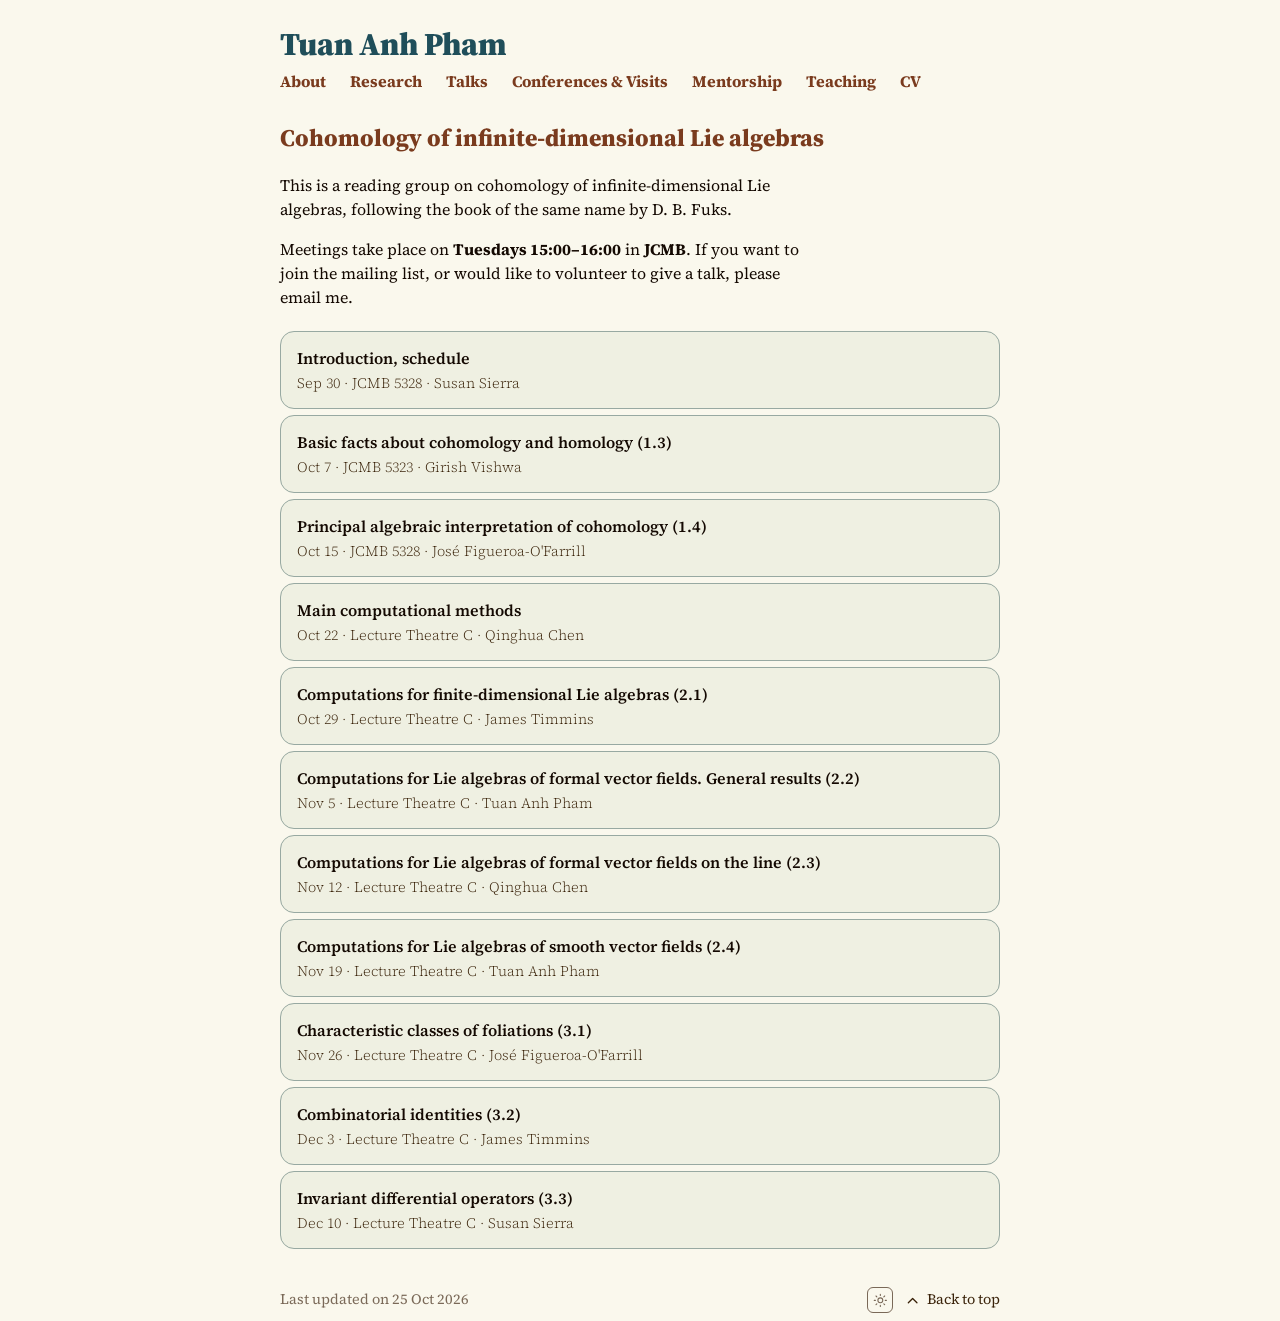
<file: cohomology.html>
<!DOCTYPE html>
<html lang="en">
<head>
    <meta charset="UTF-8">
    <meta name="viewport" content="width=device-width, initial-scale=1.0">
    <title>Tuan Anh Pham | Reading group</title>
    <meta name="description" content="Reading group on cohomology of infinite-dimensional Lie algebras">
    <link rel="stylesheet" href="css/fonts.css">
    <link rel="stylesheet" href="css/theme.css">
    <link rel="stylesheet" href="css/main.css">
    <script src="scripts/main.js"></script>
</head>

<body>
    <my-header></my-header>
    <main>
        <article>
            <h2>Cohomology of infinite-dimensional Lie algebras</h2>
            <p>This is a reading group on cohomology of infinite-dimensional Lie algebras, following the book of the same name by D.&nbsp;B.&nbsp;Fuks.</p>
            <p>Meetings take place on <strong>Tuesdays 15:00&ndash;16:00</strong> in <strong>JCMB</strong>. If you want to join the mailing list, or would like to volunteer to give a talk, please email me.</p>
            <table>
            <tbody>
                <tr><td>
                    <div class="content-with-tags">
                        <div class="compact-title-subtitle">
                            <h3>Introduction, schedule</h3>
                            <p>Sep 30 · JCMB 5328 · Susan Sierra</p>
                        </div>
                    </div>
                </td></tr>
                <tr><td>
                    <div class="content-with-tags">
                        <div class="compact-title-subtitle">
                            <h3>Basic facts about cohomology and homology (1.3)</h3>
                            <p>Oct 7 · JCMB 5323 · Girish Vishwa</p>
                        </div>
                    </div>
                </td></tr>
                <tr><td>
                    <div class="content-with-tags">
                        <div class="compact-title-subtitle">
                            <h3>Principal algebraic interpretation of cohomology (1.4)</h3>
                            <p>Oct 15 · JCMB 5328 · José Figueroa-O'Farrill</p>
                        </div>
                    </div>
                </td></tr>
                <tr><td>
                    <div class="content-with-tags">
                        <div class="compact-title-subtitle">
                            <h3>Main computational methods</h3>
                            <p>Oct 22 · Lecture Theatre C · Qinghua Chen</p>
                        </div>
                    </div>
                </td></tr>
                <tr><td>
                    <div class="content-with-tags">
                        <div class="compact-title-subtitle">
                            <h3>Computations for finite-dimensional Lie algebras (2.1)</h3>
                            <p>Oct 29 · Lecture Theatre C · James Timmins</p>
                        </div>
                    </div>
                </td></tr>
                <tr><td>
                    <div class="content-with-tags">
                        <div class="compact-title-subtitle">
                            <h3>Computations for Lie algebras of formal vector fields. General results (2.2)</h3>
                            <p>Nov 5 · Lecture Theatre C · Tuan Anh Pham</p>
                        </div>
                    </div>
                </td></tr>
                <tr><td>
                    <div class="content-with-tags">
                        <div class="compact-title-subtitle">
                            <h3>Computations for Lie algebras of formal vector fields on the line (2.3)</h3>
                            <p>Nov 12 · Lecture Theatre C · Qinghua Chen</p>
                        </div>
                    </div>
                </td></tr>
                <tr><td>
                    <div class="content-with-tags">
                        <div class="compact-title-subtitle">
                            <h3>Computations for Lie algebras of smooth vector fields (2.4)</h3>
                            <p>Nov 19 · Lecture Theatre C · Tuan Anh Pham</p>
                        </div>
                    </div>
                </td></tr>
                <tr><td>
                    <div class="content-with-tags">
                        <div class="compact-title-subtitle">
                            <h3>Characteristic classes of foliations (3.1)</h3>
                            <p>Nov 26 · Lecture Theatre C · José Figueroa-O'Farrill</p>
                        </div>
                    </div>
                </td></tr>
                <tr><td>
                    <div class="content-with-tags">
                        <div class="compact-title-subtitle">
                            <h3>Combinatorial identities (3.2)</h3>
                            <p>Dec 3 · Lecture Theatre C · James Timmins</p>
                        </div>
                    </div>
                </td></tr>
                <tr><td>
                    <div class="content-with-tags">
                        <div class="compact-title-subtitle">
                            <h3>Invariant differential operators (3.3)</h3>
                            <p>Dec 10 · Lecture Theatre C · Susan Sierra</p>
                        </div>
                    </div>
                </td></tr>
            </tbody>
            </table>
        </article>
    </main>
    <my-footer></my-footer>
</body>
</html>
</file>
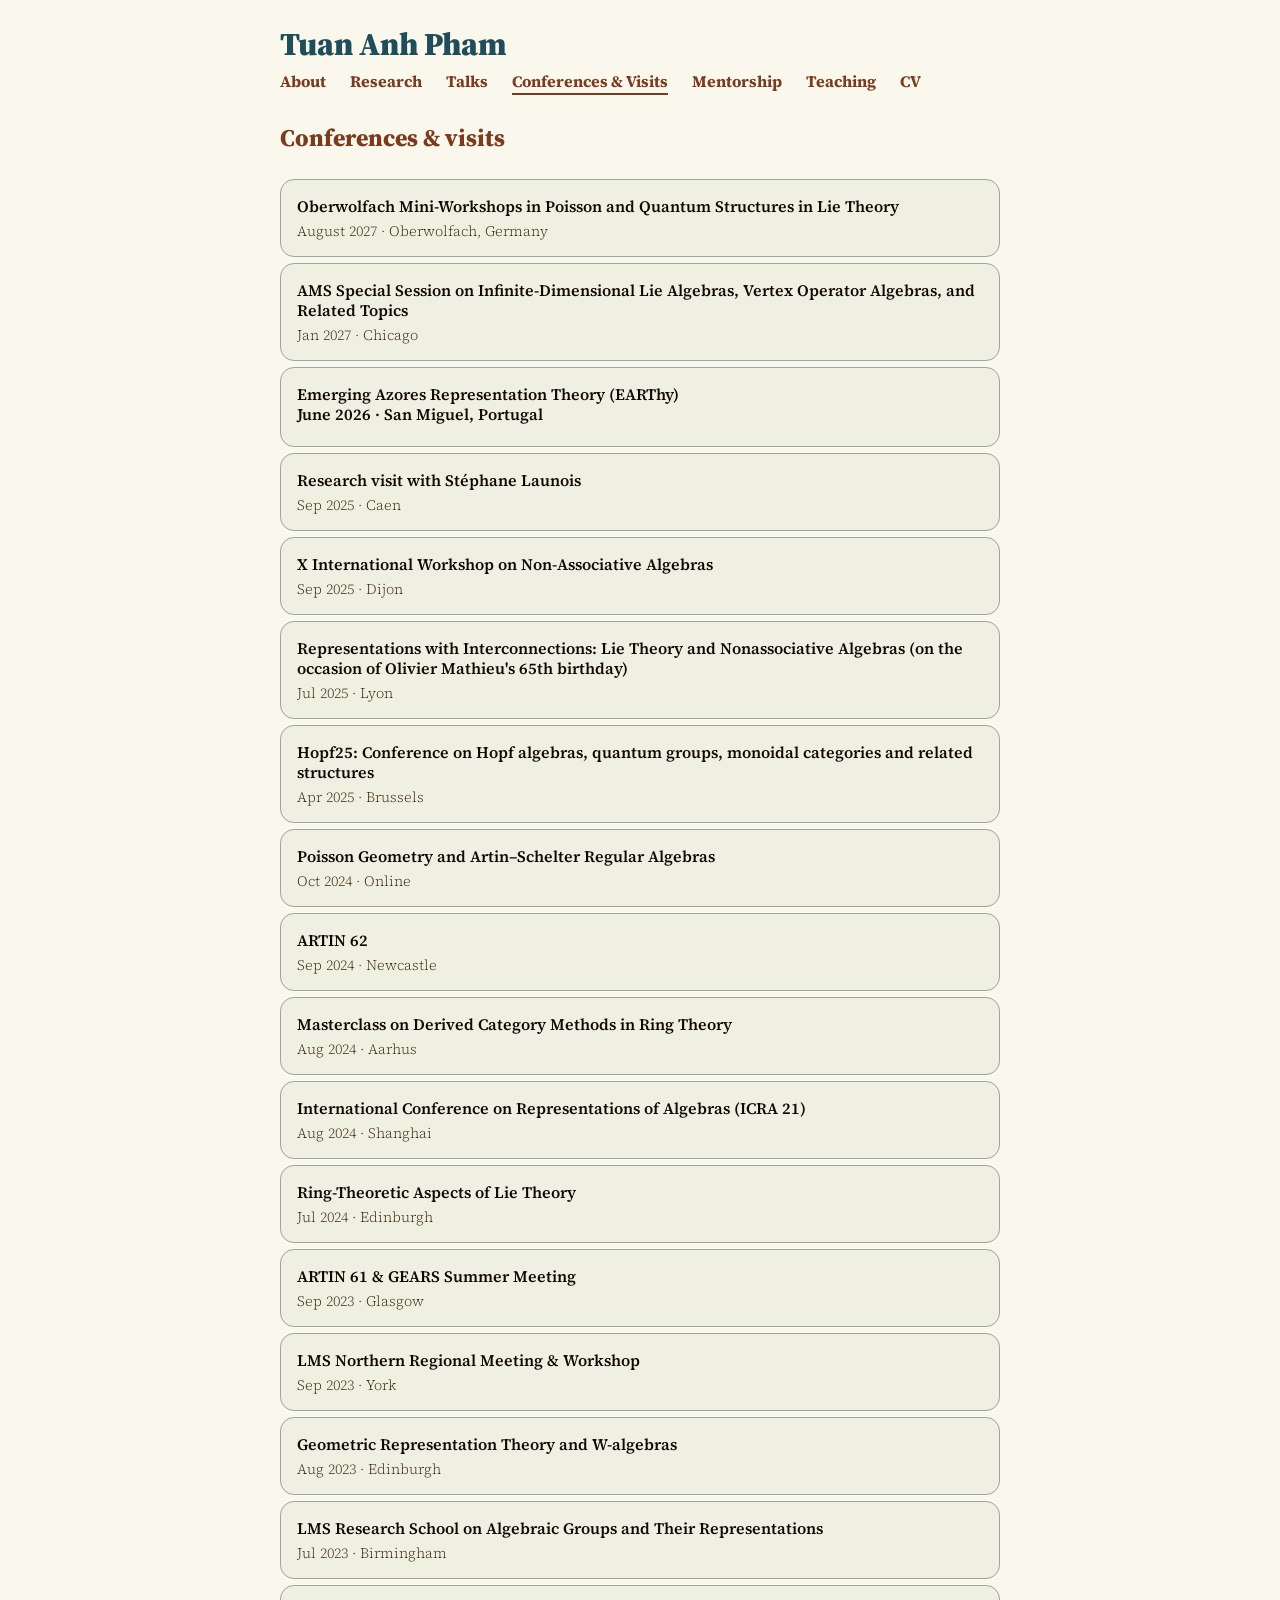
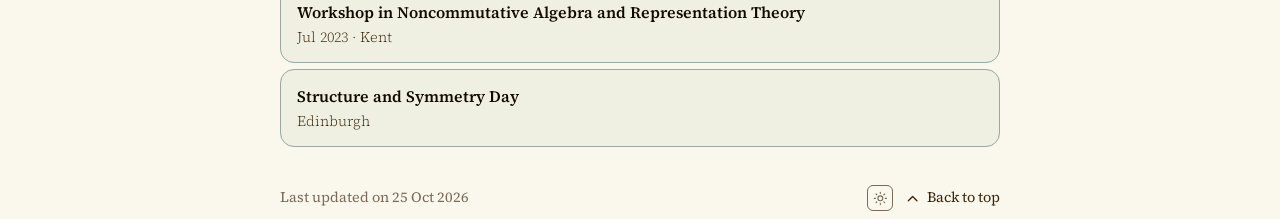
<file: conferences.html>
<!DOCTYPE html>
<html lang="en">
<head>
    <meta charset="UTF-8">
    <meta name="viewport" content="width=device-width, initial-scale=1.0">
    <title>Tuan Anh Pham | Conferences & Visits</title>
    <meta name="description" content="Conferences attended by Tuan Anh Pham">
    <link rel="stylesheet" href="css/fonts.css">
    <link rel="stylesheet" href="css/theme.css">
    <link rel="stylesheet" href="css/main.css">
    <script src="scripts/main.js"></script>
</head>

<body>
    <my-header></my-header>
    <main>
        <article>
            <h2>Conferences &amp; visits</h2>
            <table>
            <tbody>
                <tr><td>
                    <div class="content-with-tags">
                        <div class="compact-title-subtitle">
                            <h3><a href="https://www.mfo.de/www/activity/2731a">Oberwolfach Mini-Workshops in Poisson and Quantum Structures in Lie Theory</a></h3>
                            <p>August 2027 · Oberwolfach, Germany</p>
                        </div>
                    </div>
                </td></tr>
                <tr><td>
                    <div class="content-with-tags">
                        <div class="compact-title-subtitle">
                            <h3><a href="https://meetings.ams.org/math/jmm2027/meetingapp.cgi/Session/17666">AMS Special Session on Infinite-Dimensional Lie Algebras, Vertex Operator Algebras, and Related Topics</a></h3>
                            <p>Jan 2027 · Chicago</p>
                        </div>
                    </div>
                </td></tr>
                <tr><td>
                    <div class="content-with-tags">
                        <div class="compact-title-subtitle">
                            <h3><a href="https://sites.google.com/view/nonassociativedijon2025/home">Emerging Azores Representation Theory (EARThy) </a><p>June 2026 · San Miguel, Portugal</p>
                        </div>
                    </div>
                </td></tr>
                <tr><td>
                    <div class="content-with-tags">
                        <div class="compact-title-subtitle">
                            <h3><a href="https://sites.google.com/view/nonassociativedijon2025/home">Research visit with <a href="https://launois241.users.lmno.cnrs.fr/">Stéphane Launois</a></h3>
                            <p>Sep 2025 · Caen</p>
                        </div>
                    </div>
                </td></tr>
                <tr><td>
                    <div class="content-with-tags">
                        <div class="compact-title-subtitle">
                            <h3><a href="https://sites.google.com/view/nonassociativedijon2025/home">X International Workshop on Non-Associative Algebras</a></h3>
                            <p>Sep 2025 · Dijon</p>
                        </div>
                    </div>
                </td></tr>
                <tr><td>
                    <div class="content-with-tags">
                        <div class="compact-title-subtitle">
                            <h3><a href="https://hopfalgb.ulb.be/Hopf2025">Representations with Interconnections: Lie Theory and Nonassociative Algebras (on the occasion of Olivier Mathieu's 65th birthday)</a></h3>
                            <p>Jul 2025 · Lyon</p>
                        </div>
                    </div>
                </td></tr>
                <tr><td>
                    <div class="content-with-tags">
                        <div class="compact-title-subtitle">
                            <h3><a href="https://hopfalgb.ulb.be/Hopf2025">Hopf25: Conference on Hopf algebras, quantum groups, monoidal categories and related structures</a></h3>
                            <p>Apr 2025 · Brussels</p>
                        </div>
                    </div>
                </td></tr>
                <tr><td>
                    <div class="content-with-tags">
                        <div class="compact-title-subtitle">
                            <h3><a href="http://www.birs.ca/event/24w5505">Poisson Geometry and Artin–Schelter Regular Algebras</a></h3>
                            <p>Oct 2024 · Online</p>
                        </div>
                    </div>
                </td></tr>
                <tr><td>
                    <div class="content-with-tags">
                        <div class="compact-title-subtitle">
                            <h3><a href="https://sites.google.com/view/artin62/">ARTIN 62</a></h3>
                            <p>Sep 2024 · Newcastle</p>
                        </div>
                    </div>
                </td></tr>
                <tr><td>
                    <div class="content-with-tags">
                        <div class="compact-title-subtitle">
                            <h3><a href="https://conferences.au.dk/derivedcategorymethods2024">Masterclass on Derived Category Methods in Ring Theory</a></h3>
                            <p>Aug 2024 · Aarhus</p>
                        </div>
                    </div>
                </td></tr>
                <tr><td>
                    <div class="content-with-tags">
                        <div class="compact-title-subtitle">
                            <h3><a href="https://icra21.sjtu.edu.cn/index.html">International Conference on Representations of Algebras (ICRA 21)</a></h3>
                            <p>Aug 2024 · Shanghai</p>
                        </div>
                    </div>
                </td></tr>
                <tr><td>
                    <div class="content-with-tags">
                        <div class="compact-title-subtitle">
                            <h3><a href="https://blogs.ed.ac.uk/ringtheoretic/">Ring-Theoretic Aspects of Lie Theory</a></h3>
                            <p>Jul 2024 · Edinburgh</p>
                        </div>
                    </div>
                </td></tr>
                <tr><td>
                    <div class="content-with-tags">
                        <div class="compact-title-subtitle">
                            <h3><a href="https://sites.google.com/view/gears-seminar/home">ARTIN 61 &amp; GEARS Summer Meeting</a></h3>
                            <p>Sep 2023 · Glasgow</p>
                        </div>
                    </div>
                </td></tr>
                <tr><td>
                    <div class="content-with-tags">
                        <div class="compact-title-subtitle">
                            <h3><a href="https://www.lms.ac.uk/events/meeting/lms-northern-regional-meeting-2023">LMS Northern Regional Meeting &amp; Workshop</a></h3>
                            <p>Sep 2023 · York</p>
                        </div>
                    </div>
                </td></tr>
                <tr><td>
                    <div class="content-with-tags">
                        <div class="compact-title-subtitle">
                            <h3><a href="https://www.icms.org.uk/w-algebras">Geometric Representation Theory and W-algebras</a></h3>
                            <p>Aug 2023 · Edinburgh</p>
                        </div>
                    </div>
                </td></tr>
                <tr><td>
                    <div class="content-with-tags">
                        <div class="compact-title-subtitle">
                            <h3><a href="https://sites.google.com/view/agrt23">LMS Research School on Algebraic Groups and Their Representations</a></h3>
                            <p>Jul 2023 · Birmingham</p>
                        </div>
                    </div>
                </td></tr>
                <tr><td>
                    <div class="content-with-tags">
                        <div class="compact-title-subtitle">
                            <h3><a href="https://www.kent.ac.uk/smsas/personal/sl261/Conference/CanterburyJuly2023/WorkshopNCARTKent2023.html">Workshop in Noncommutative Algebra and Representation Theory</a></h3>
                            <p>Jul 2023 · Kent</p>
                        </div>
                    </div>
                </td></tr>
                <tr><td>
                    <div class="content-with-tags">
                        <div class="compact-title-subtitle">
                            <h3><a href="https://hodge.maths.ed.ac.uk/?page_id=795">Structure and Symmetry Day</a></h3>
                            <p>Edinburgh</p>
                        </div>
                    </div>
                </td></tr>
            </tbody>
            </table>
        </article>
    </main>
    <my-footer></my-footer>
</body>
</html>
</file>
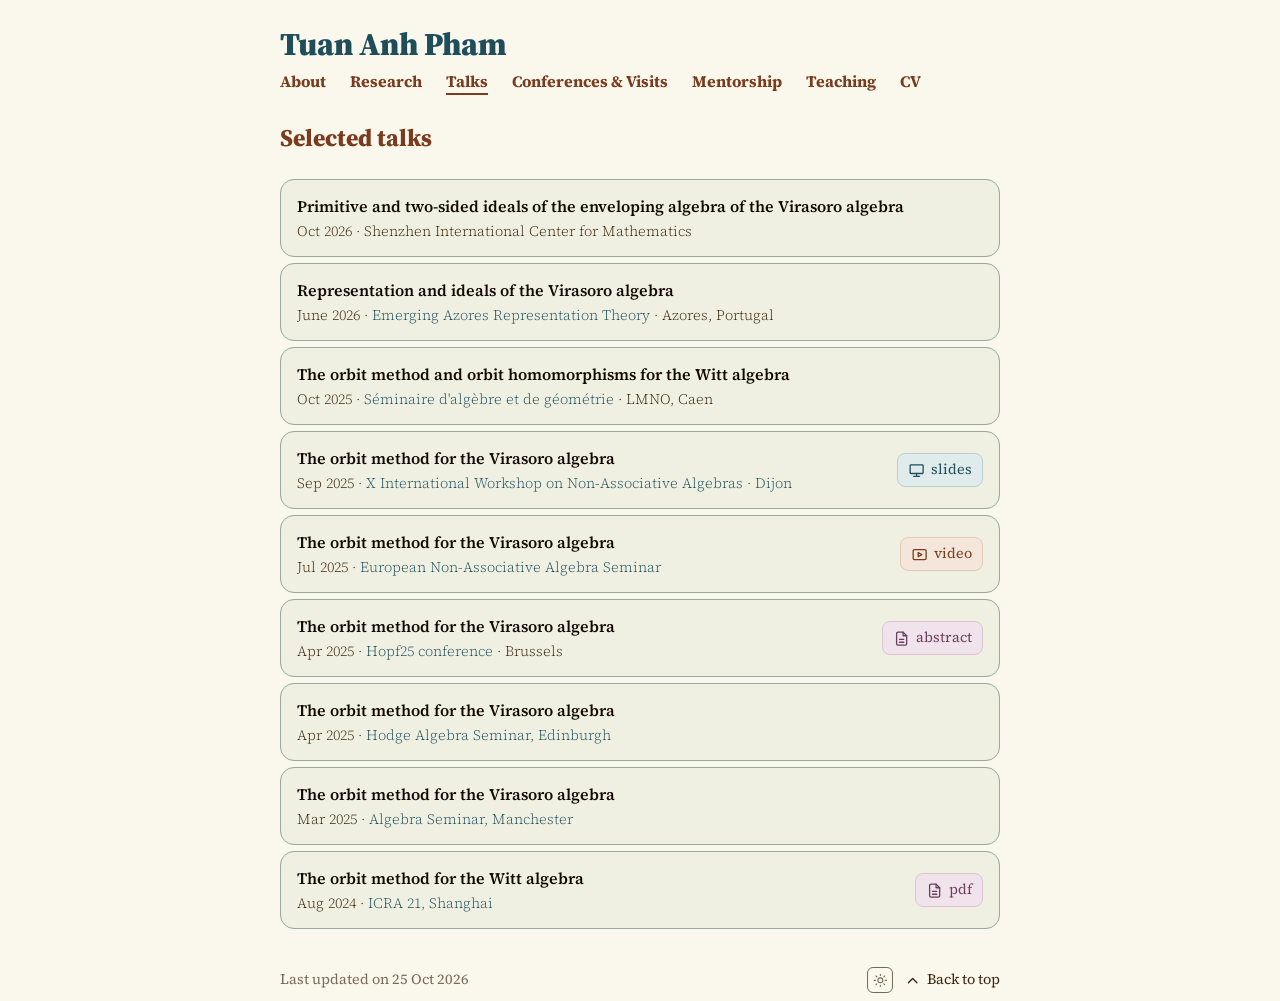
<file: talks.html>
<!DOCTYPE html>
<html lang="en">

<head>
    <meta charset="UTF-8">
    <meta name="viewport" content="width=device-width, initial-scale=1.0">
    <title>Tuan Anh Pham | Talks</title>
    <meta name="description" content="Talks by Tuan Anh Pham">
    <link rel="stylesheet" href="css/fonts.css">
    <link rel="stylesheet" href="css/theme.css">
    <link rel="stylesheet" href="css/main.css">
    <script src="scripts/main.js"></script>
</head>

<body>
    <my-header></my-header>
    <main>
        <article>
            <h2>Selected talks</h2>
            <!-- To add a talk, copy one <tr>...</tr> block. Tags: tag-slides, tag-pdf, tag-arxiv. -->
            <table>
                <tbody>
                    <tr>
                        <td>
                            <div class="content-with-tags">
                                <div class="compact-title-subtitle">
                                    <h3>Primitive and two-sided ideals of the enveloping algebra of the Virasoro algebra </h3>
                                    <p>Oct 2026 · Shenzhen International Center for Mathematics </a></p>
                                </div>
                            </div>
                        </td>
                    </tr>
                    <tr>
                        <td>
                            <div class="content-with-tags">
                                <div class="compact-title-subtitle">
                                    <h3>Representation and ideals of the Virasoro algebra </h3>
                                    <p>June 2026 · <a href="https://sites.google.com/view/earthy-azores-portugal/home?authuser=0">Emerging Azores Representation Theory</a> · Azores, Portugal</p>
                                </div>
                            </div>
                        </td>
                    </tr>
                    <!-- <tr>
                        <td>
                            <div class="content-with-tags">
                                <div class="compact-title-subtitle">
                                    <h3>Representations and two-sided ideals of the Witt algebra</h3>
                                    <p>Feb 2026 · Algebra and Geometry Seminar · Newcastle University </a></p>
                                </div>
                            </div>
                        </td>
                    </tr> -->
                    <!-- <tr>
                        <td>
                            <div class="content-with-tags">
                                <div class="compact-title-subtitle">
                                    <h3>Orbit homomorphisms and orbit method for the Witt algebra</h3>
                                    <p>Nov 2025 · Algebra, geometry, and number theory seminar  · University of Bath</a></p>
                                </div>
                            </div>
                        </td>
                    </tr> -->
                    <tr>
                        <td>
                            <div class="content-with-tags">
                                <div class="compact-title-subtitle">
                                    <h3>The orbit method and orbit homomorphisms for the Witt algebra</h3>
                                    <p>Oct 2025 · <a
                                            href="https://lmno.unicaen.fr/seminaires/seminaire-dalgebre-et-de-geometrie/">Séminaire
                                            d'algèbre et de géométrie</a>  ·  LMNO, Caen</p>
                                </div>
                            </div>
                        </td>
                    </tr>
                    <tr>
                        <td>
                            <div class="content-with-tags">
                                <div class="compact-title-subtitle">
                                    <h3>The orbit method for the Virasoro algebra</h3>
                                    <p>Sep 2025 · <a href="https://sites.google.com/view/nonassociativedijon2025/home">X
                                            International Workshop on Non-Associative Algebras  ·  Dijon</a></p>
                                </div>
                                <div class="tags"><a class="tag tag-slides"
                                        href="https://drive.google.com/file/d/1fGJizruIlWM8ZWcLQhtyh_-vyj2qGhBK/view"><svg
                                            class="icon">
                                            <use href="#i-slides" />
                                        </svg>slides</a></div>
                            </div>
                        </td>
                    </tr>
                    <tr>
                        <td>
                            <div class="content-with-tags">
                                <div class="compact-title-subtitle">
                                    <h3>The orbit method for the Virasoro algebra</h3>
                                    <p>Jul 2025 · <a
                                            href="https://sites.google.com/view/enaaw/past-talks/2025?authuser=0">European
                                            Non-Associative Algebra Seminar</a></p>
                                </div>
                                <div class="tags"><a class="tag tag-arxiv"
                                        href="https://www.youtube.com/watch?v=FnV5hgNMWSM"><svg class="icon">
                                            <use href="#i-video" />
                                        </svg>video</a></div>
                            </div>
                        </td>
                    </tr>
                    <tr>
                        <td>
                            <div class="content-with-tags">
                                <div class="compact-title-subtitle">
                                    <h3>The orbit method for the Virasoro algebra</h3>
                                    <p>Apr 2025 · <a href="https://hopfalgb.ulb.be/Hopf2025">Hopf25 conference</a> · Brussels</p>
                                </div>
                                <div class="tags"><a class="tag tag-pdf"
                                        href="https://hopfalgb.ulb.be/Hopf2025/Abstracts/AbstractHopf25_Pham.pdf"><svg
                                            class="icon">
                                            <use href="#i-page" />
                                        </svg>abstract</a></div>
                            </div>
                        </td>
                    </tr>
                    <!-- <tr>
                        <td>
                            <div class="content-with-tags">
                                <div class="compact-title-subtitle">
                                    <h3>Prime and primitive ideals in noncommutative rings</h3>
                                    <p>Apr 2025 · <a href="https://hodge.maths.ed.ac.uk/?page_id=38">Hodge Club,
                                            Edinburgh</a></p>
                                </div>
                            </div>
                        </td>
                    </tr> -->
                    <tr>
                        <td>
                            <div class="content-with-tags">
                                <div class="compact-title-subtitle">
                                    <h3>The orbit method for the Virasoro algebra</h3>
                                    <p>Apr 2025 · <a href="https://hodge.maths.ed.ac.uk/?page_id=36">Hodge Algebra
                                            Seminar, Edinburgh</a></p>
                                </div>
                            </div>
                        </td>
                    </tr>
                    <tr>
                        <td>
                            <div class="content-with-tags">
                                <div class="compact-title-subtitle">
                                    <h3>The orbit method for the Virasoro algebra</h3>
                                    <p>Mar 2025 · <a
                                            href="https://events.manchester.ac.uk/event/event:n1qb-m7em08l9-6aouwa/algebra-seminar-tuan-pham">Algebra
                                            Seminar, Manchester</a></p>
                                </div>
                            </div>
                        </td>
                    </tr>
                    <tr>
                        <td>
                            <div class="content-with-tags">
                                <div class="compact-title-subtitle">
                                    <h3>The orbit method for the Witt algebra</h3>
                                    <p>Aug 2024 · <a href="https://icra21.sjtu.edu.cn/index.html">ICRA 21, Shanghai</a>
                                    </p>
                                </div>
                                <div class="tags"><a class="tag tag-pdf"
                                        href="https://icra21.sjtu.edu.cn/TuanAnhPham.pdf"><svg class="icon">
                                            <use href="#i-page" />
                                        </svg>pdf</a></div>
                            </div>
                        </td>
                    </tr>
                    <!-- <tr>
                        <td>
                            <div class="content-with-tags">
                                <div class="compact-title-subtitle">
                                    <h3>The orbit method for the Witt algebra</h3>
                                    <p>May 2024 · <a href="https://www.maths.ox.ac.uk/events/list/3129">Junior Algebra
                                            and Representation Theory Seminar, Oxford</a></p>
                                </div>
                            </div>
                        </td>
                    </tr>
                    <tr>
                        <td>
                            <div class="content-with-tags">
                                <div class="compact-title-subtitle">
                                    <h3>Local representations of the Witt algebra</h3>
                                    <p>Mar 2024 · <a href="https://sites.google.com/view/gears-seminar/home">GEARS
                                            Seminar, Glasgow</a></p>
                                </div>
                            </div>
                        </td>
                    </tr>
                    <tr>
                        <td>
                            <div class="content-with-tags">
                                <div class="compact-title-subtitle">
                                    <h3>Local representations of the Witt algebra</h3>
                                    <p>Feb 2024 · <a href="https://hodge.maths.ed.ac.uk/?page_id=38">Hodge Club,
                                            Edinburgh</a></p>
                                </div>
                            </div>
                        </td>
                    </tr>
                    <tr>
                        <td>
                            <div class="content-with-tags">
                                <div class="compact-title-subtitle">
                                    <h3>Poisson varieties and symplectic leaves</h3>
                                    <p>Feb 2024 · <a href="https://sites.google.com/view/gears-seminar/home">Hodge
                                            Seminar pre-talk, Edinburgh</a></p>
                                </div>
                            </div>
                        </td>
                    </tr>
                    <tr>
                        <td>
                            <div class="content-with-tags">
                                <div class="compact-title-subtitle">
                                    <h3>Functions and subalgebras on the Witt algebra</h3>
                                    <p>Feb 2023 · <a href="https://www.glams.org/home">GlaMS Example Showcase</a></p>
                                </div>
                            </div>
                        </td>
                    </tr> -->
                </tbody>
            </table>
        </article>
    </main>
    <my-footer></my-footer>
</body>

</html>
</file>
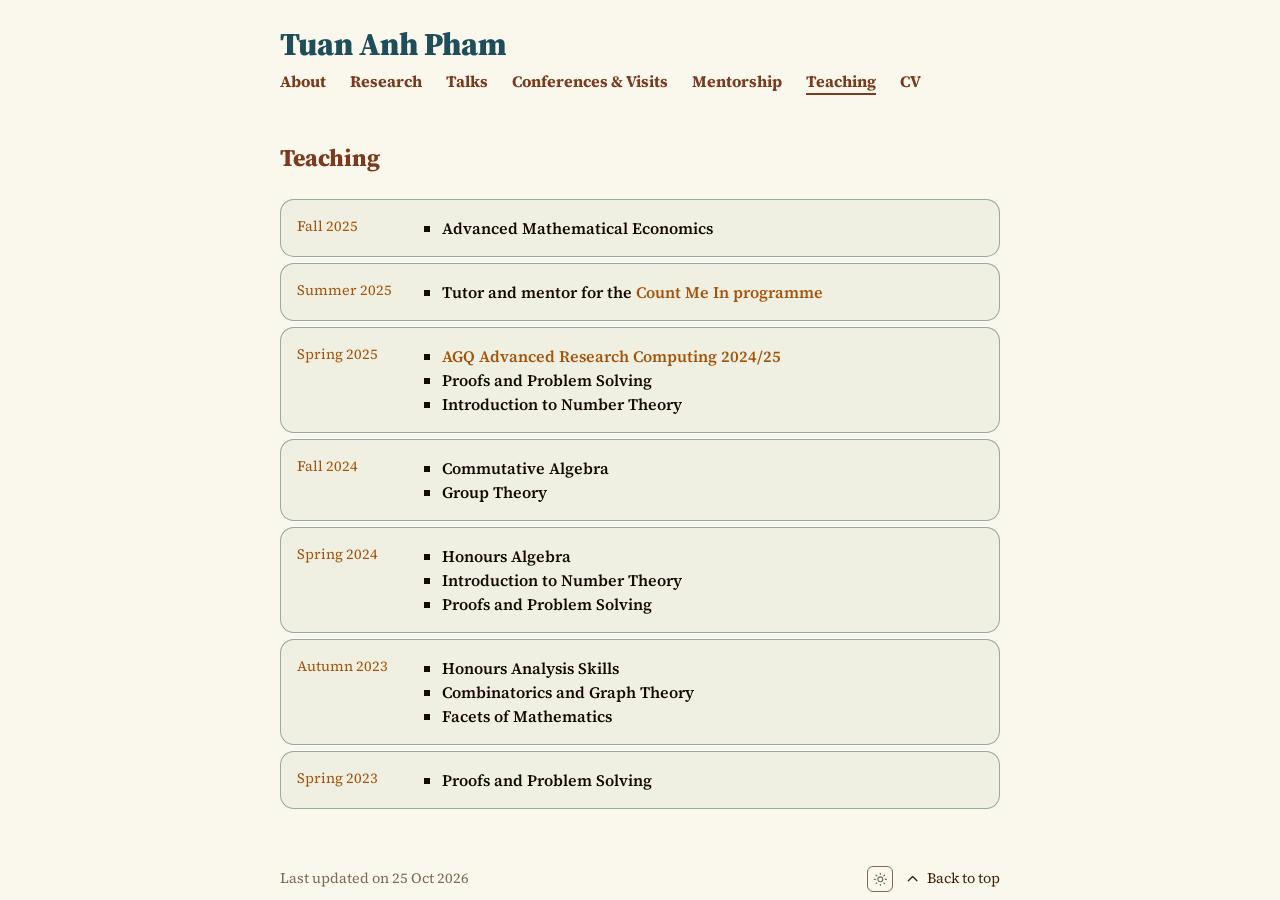
<file: teaching.html>
<!DOCTYPE html>
<html lang="en">
<head>
    <meta charset="UTF-8">
    <meta name="viewport" content="width=device-width, initial-scale=1.0">
    <title>Tuan Anh Pham | Teaching</title>
    <meta name="description" content="Teaching by Tuan Anh Pham">
    <link rel="stylesheet" href="css/fonts.css">
    <link rel="stylesheet" href="css/theme.css">
    <link rel="stylesheet" href="css/main.css">
    <script src="scripts/main.js"></script>
</head>

<body>
    <my-header></my-header>
    <main>
        <article>
            <h2>Teaching</h2>
            <table class="term-table">
            <tbody>
                <tr><td>Fall 2025</td><td><ul><li>Advanced Mathematical Economics</li></ul></td></tr>
                <tr><td>Summer 2025</td><td><ul><li>Tutor and mentor for the <a href="https://www.agq-cdt.org/count-me-in/">Count Me In programme</a></li></ul></td></tr>
                <tr><td>Spring 2025</td><td><ul><li><a href="https://www.agq-cdt.org/training/advanced-research-computing/">AGQ Advanced Research Computing 2024/25</a></li><li>Proofs and Problem Solving</li><li>Introduction to Number Theory</li></ul></td></tr>
                <tr><td>Fall 2024</td><td><ul><li>Commutative Algebra</li><li>Group Theory</li></ul></td></tr>
                <tr><td>Spring 2024</td><td><ul><li>Honours Algebra</li><li>Introduction to Number Theory</li><li>Proofs and Problem Solving</li></ul></td></tr>
                <tr><td>Autumn 2023</td><td><ul><li>Honours Analysis Skills</li><li>Combinatorics and Graph Theory</li><li>Facets of Mathematics</li></ul></td></tr>
                <tr><td>Spring 2023</td><td><ul><li>Proofs and Problem Solving</li></ul></td></tr>
            </tbody>
            </table>
        </article>
    </main>
    <my-footer></my-footer>
</body>
</html>
</file>
<file: css/fonts.css>
@font-face {
    font-family: 'Source Serif 4';
    font-style: normal;
    font-display: swap;
    font-weight: 200 900;
    src: url(../fonts/source-serif-4-latin-opsz-normal.woff2) format('woff2');
    unicode-range: U+0000-00FF, U+0131, U+0152-0153, U+02BB-02BC, U+02C6, U+02DA, U+02DC, U+0304, U+0308, U+0329, U+2000-206F, U+20AC, U+2122, U+2191, U+2193, U+2212, U+2215, U+FEFF, U+FFFD;
}
@font-face {
    font-family: 'Source Serif 4';
    font-style: normal;
    font-display: swap;
    font-weight: 200 900;
    src: url(../fonts/source-serif-4-latin-ext-opsz-normal.woff2) format('woff2');
    unicode-range: U+0100-02BA, U+02BD-02C5, U+02C7-02CC, U+02CE-02D7, U+02DD-02FF, U+1D00-1DBF, U+1E00-1E9F, U+1EF2-1EFF, U+2020, U+20A0-20AB, U+20AD-20C4, U+2113, U+2C60-2C7F, U+A720-A7FF;
}
@font-face {
    font-family: 'Source Serif 4';
    font-style: italic;
    font-display: swap;
    font-weight: 200 900;
    src: url(../fonts/source-serif-4-latin-opsz-italic.woff2) format('woff2');
    unicode-range: U+0000-00FF, U+0131, U+0152-0153, U+02BB-02BC, U+02C6, U+02DA, U+02DC, U+0304, U+0308, U+0329, U+2000-206F, U+20AC, U+2122, U+2191, U+2193, U+2212, U+2215, U+FEFF, U+FFFD;
}
@font-face {
    font-family: 'Source Serif 4';
    font-style: italic;
    font-display: swap;
    font-weight: 200 900;
    src: url(../fonts/source-serif-4-latin-ext-opsz-italic.woff2) format('woff2');
    unicode-range: U+0100-02BA, U+02BD-02C5, U+02C7-02CC, U+02CE-02D7, U+02DD-02FF, U+1D00-1DBF, U+1E00-1E9F, U+1EF2-1EFF, U+2020, U+20A0-20AB, U+20AD-20C4, U+2113, U+2C60-2C7F, U+A720-A7FF;
}
</file>
<file: css/theme.css>
/* COLOURS */
:root {
    --color-1: #A4530C;   
    --color-2: #3A230A;   
    --color-3: #EEE9C1;   
    --color-4: #A9C3C0;   
    --color-5: #7A3B1E;   
    --color-6: #1F4E5A;   
    --color-7: #6B3F5E;   
}

/* SHAPE, FONTS, SIZES */
:root {
    --card-radius: 14px;        
    --tag-radius: 8px;         
    --photo-radius: 50%;        
    --photo-size: 12em;
    --border-width: 1px;

    
    --body-font: 'Source Serif 4', Georgia, serif;
    --display-font: var(--body-font);    
    --base-font-size: 12pt;
    --small-font-size: 0.9rem;

    --ideal-line-width: 90ch;
    --ideal-body-width: 72rem;
}


/* LIGHT MODE */
:root {
    color-scheme: light;

    --main-bg:         color-mix(in oklab, var(--color-3) 30%, white);
    --main-bg-soft1:   color-mix(in oklab, var(--color-4) 12%, color-mix(in oklab, var(--color-3) 40%, white)); /* card body */
    --main-bg-soft2:   color-mix(in oklab, var(--color-4) 60%, var(--main-bg-soft1));    /* card headers, table rows */
    --accent1-bg-soft: color-mix(in oklab, var(--color-4) 85%, var(--main-bg-soft1));   
    --border-color:    color-mix(in oklab, var(--color-4) 85%, var(--color-2));

    --main:       color-mix(in oklab, var(--color-2) 55%, black);   /* body text */
    --main-soft1: var(--color-2);                                   /* secondary text */
    --main-soft2: color-mix(in oklab, var(--color-2) 65%, white);   /* faint text */

    --accent1:      var(--color-5);   /* headings, menu */
    --accent1-soft: var(--color-1);   /* links */
    --accent2:      var(--color-6);   /* name */

    --tag-arxiv-bg:   var(--color-5);
    --tag-journal-bg: var(--color-6);
    --tag-pdf-bg:     var(--color-7);
    --tag-text:       color-mix(in oklab, var(--color-3) 40%, white);
    --tag-border:     transparent;

    --normal-font-weight: 400;
    --thin-font-weight: 300;
    --heavy-font-weight: 600;
}


/* LIGHT MODE BUTTONS  */
:root .tag-arxiv   { background: #F4E6DA; color: #7A3B1E; border-color: #E2C9B5; }
:root .tag-journal,
:root .tag-slides  { background: #E0ECEB; color: #1F4E5A; border-color: #BBD1D0; }
:root .tag-pdf     { background: #F0E3EB; color: #6B3F5E; border-color: #DBC5D3; }
:root .tag:hover   { filter: brightness(0.97); }


/* DARK MODE */
:root {
    --dark-bg:       #11191B;   
    --dark-surface:  #172225;   
    --dark-raised:   #1D2B2F;   
    --dark-hover:    #24363B;   
    --dark-border:   #3A5257;   
    --dark-text:     #DCD6C2;   
    --dark-link:     #8FC4BC;   
    --dark-name:     #9DB5B1;   
}
@media (prefers-color-scheme: dark) {
    :root:not([data-theme="light"]) {
        color-scheme: dark;
        --main-bg:         var(--dark-bg);
        --main-bg-soft1:   var(--dark-surface);
        --main-bg-soft2:   var(--dark-raised);
        --accent1-bg-soft: var(--dark-hover);
        --border-color:    var(--dark-border);
        --main:       var(--dark-text);
        --main-soft1: color-mix(in oklab, var(--dark-text) 75%, var(--dark-bg));
        --main-soft2: color-mix(in oklab, var(--dark-text) 64%, var(--dark-bg));
        --accent1:      var(--dark-heading);
        --accent1-soft: var(--dark-link);
        --accent2:      var(--dark-name);
        --tag-border:   transparent;
        --normal-font-weight: 400;
        --thin-font-weight: 300;
        --heavy-font-weight: 600;
    }
    :root:not([data-theme="light"]) .tag-arxiv   { background: #262422; color: #DDB49A; border-color: #463A33; }
    :root:not([data-theme="light"]) .tag-journal,
    :root:not([data-theme="light"]) .tag-slides  { background: #1B2F33; color: #A6CCCF; border-color: #33494E; }
    :root:not([data-theme="light"]) .tag-pdf     { background: #272329; color: #D2B5CB; border-color: #453A44; }
}
:root[data-theme="dark"] {
    color-scheme: dark;
    --main-bg:     var(--dark-bg);
    --main-bg-soft1:   var(--dark-surface);
    --main-bg-soft2:   var(--dark-raised);
    --accent1-bg-soft: var(--dark-hover);
    --border-color:    var(--dark-border);
    --main:       var(--dark-text);
    --main-soft1: color-mix(in oklab, var(--dark-text) 75%, var(--dark-bg));
    --main-soft2: color-mix(in oklab, var(--dark-text) 64%, var(--dark-bg));
    --accent1:      var(--dark-heading);
    --accent1-soft: var(--dark-link);
    --accent2:      var(--dark-name);
    --tag-border:   transparent;
    --normal-font-weight: 400;
    --thin-font-weight: 300;
    --heavy-font-weight: 600;
}
:root[data-theme="dark"] .tag-arxiv   { background: #262422; color: #DDB49A; border-color: #463A33; }
:root[data-theme="dark"] .tag-journal,
:root[data-theme="dark"] .tag-slides  { background: #1B2F33; color: #A6CCCF; border-color: #33494E; }
:root[data-theme="dark"] .tag-pdf     { background: #272329; color: #D2B5CB; border-color: #453A44; }


/* RESEARCH PAGE */
:root { --paper-title: var(--color-6); }          
@media (prefers-color-scheme: dark) {
    :root:not([data-theme="light"]) { --paper-title: #BCC8EA; }  
}
:root[data-theme="dark"] { --paper-title: #BCC8EA; }

.research .compact-title-subtitle > h3 {
    color: var(--paper-title);
    font-size: 1.08rem;
    letter-spacing: -0.005em;
}


/* DARK MODE HEADINGS */
@media (prefers-color-scheme: dark) {
    :root:not([data-theme="light"]) .site-head__title { font-weight: 800; }
    :root:not([data-theme="light"]) :is(h1, h2) { font-weight: 700; }
}
:root[data-theme="dark"] .site-head__title { font-weight: 800; }
:root[data-theme="dark"] :is(h1, h2) { font-weight: 700; }


/* RESEARCH PAGE BUTTONS  */
/* :root .research .tag,
:root .research .tag:hover {
    background: #F6F4EA;
    color: #4F463C;
    border-color: #B7C5BE;
    filter: none;
}
@media (prefers-color-scheme: dark) {
    :root:not([data-theme="light"]) .research .tag,
    :root:not([data-theme="light"]) .research .tag:hover {
        background: #1A2427;
        color: #B9B6A7;
        border-color: #36494E;
    }
}
:root[data-theme="dark"] .research .tag,
:root[data-theme="dark"] .research .tag:hover {
    background: #1A2427;
    color: #B9B6A7;
    border-color: #36494E;
} */

:root .research .tag:hover { filter: none; }
.research td {
    background-color: var(--main-bg-soft2);
    padding-right: calc(32px + 1.3rem);
}
.research table { border-spacing: 0 16px; margin-block: -16px 0; }
</file>
<file: css/main.css>
*, *::before, *::after { box-sizing: border-box; }

html {
    color: var(--main);
    background-color: var(--main-bg);
    font-size: var(--base-font-size);
    font-weight: var(--normal-font-weight);
    hyphens: auto;
    line-height: 1.5;
}

@media (prefers-reduced-motion: no-preference) {
    html { scroll-behavior: smooth; }
}
@media (prefers-reduced-motion: reduce) {
    * { animation-duration: 10ms !important; transition-duration: 10ms !important; }
}

body {
    font-family: var(--body-font);
    max-width: var(--ideal-body-width);
    min-height: 100svh;
    margin: auto;
    padding-inline: 1rem;
    display: grid;
    grid-template-columns: auto min(var(--ideal-line-width), 100%) auto;
    align-content: space-between;
    overflow-x: hidden;
}
body > * { grid-column: 2; }

main {
    grid-column: 1 / -1;
    display: grid;
    grid-template-columns: subgrid;
}
main > * { grid-column: 2; min-width: 0; }

@media (min-width: 450px) { body { padding-inline: 1.5rem; } }

/* ---------- Text ---------- */
h1, h2, h3 {
    font-family: var(--display-font);
    font-weight: 600;
    color: var(--accent1);
    hyphens: manual;
    margin-top: 1rem;
    line-height: 1.25;
}
h1, h2 { font-weight: 800; }


article > p { max-width: 68ch; }

.details-card > .details-body {
    padding: 0.5em max(16px, (100% - 68ch) / 2);
}

/* Links */
a { color: var(--accent1-soft); text-decoration: none; }   
a:hover { text-decoration: underline; }
a:focus:not(:focus-visible) { outline: none; }  


.compact-title-subtitle p a { color: var(--accent2); } 

ul { list-style-type: square; }
ul ul { list-style-type: circle; }

/* ---------- Header ---------- */
.site-head { padding-bottom: 12px; }
@media (min-width: 57rem) { .site-head { padding-top: 1em; } }

.site-head__title {
    font-weight: 900;
    margin-top: 0.5rem;
    margin-bottom: 4pt;
    color: var(--accent2);
}
.site-head__title > a { color: inherit; }
.site-head__title > a:hover { text-decoration: none; }

nav > ul {
    display: flex;
    flex-wrap: wrap;
    gap: 0.3em 1.5em;;
    margin: 0;
    padding: 0;
    list-style: none;
}
nav a {
    display: block;
    font-family: var(--display-font);
    font-weight: 700;
    color: var(--accent1);
    border-bottom: 2px solid transparent;
    white-space: nowrap;
    transition: border-color 0.2s;
}
nav a:hover, nav a[aria-current="page"] {
    text-decoration: none;
    border-bottom-color: var(--accent1);
}

footer {
    margin-bottom: 0.5rem;
    display: flex;
    flex-wrap: wrap;
    gap: 0.75em;
    align-items: center;
    justify-content: space-between;
    color: var(--main-soft1);
    font-size: var(--small-font-size);
}
.timestamp { color: var(--main-soft2); }
.footer-right { display: flex; gap: 0.75em; align-items: center; }

.theme-switch {
    display: inline-flex;
    align-items: center;
    justify-content: center;
    background: none;
    color: var(--main-soft2);
    border: 1.8px solid var(--main-soft2);
    border-radius: 6px;
    width: 26px;
    height: 26px;
    padding: 0;
    cursor: pointer;
    transition: transform 0.1s, color 0.1s, border-color 0.1s;
}
.theme-switch:hover, .theme-switch:focus-visible {
    color: var(--main-soft1);
    border-color: var(--main-soft1);
    transform: scale(1.05);
}
.theme-switch .icon { width: 1.1em; height: 1.1em; }

/* ---------- Icons ---------- */
.icon {
    display: inline-block;
    width: 1.3em;
    height: 1.3em;
    flex-shrink: 0;
    vertical-align: middle;
    fill: none;
    stroke: currentColor;
    stroke-width: 1.8;
    stroke-linecap: round;
    stroke-linejoin: round;
}

/* ---------- About page ---------- */
.about-main {
    display: grid;
    /* margin: 1em 0; */
    column-gap: 1.5em;
}
@media (min-width: 47rem) {
    .about-main { grid-template-columns: 1fr 3fr; }
}
.about-card {
    display: grid;
    align-content: start;
    justify-items: center;
}
.about-card a { color: inherit; }
/* .about-card > img {
    width: var(--photo-size);
    height: var(--photo-size);
    object-fit: cover;
    border-radius: var(--photo-radius);
    margin: 1em;
} */

.about-photos { 
    display: flex; 
    flex-direction: column; 
    gap: 0.75em; 
    margin: 1em; 
}
.about-photos > img { 
    width: var(--photo-size); 
    aspect-ratio: 4 / 5; 
    object-fit: cover; 
    border-radius: var(--card-radius); 
}
.grid-bullet-list {
    display: flex;
    flex-direction: column;
    gap: 0.2em;
}
.grid-bullet-list > * {
    display: flex;
    gap: 6px;
    align-items: center;
}
.about-text p { text-align: left; }

article { margin-bottom: 2em; }

/* ---------- Tables (talks, conferences, teaching, seminars) ---------- */
table {
    width: 100%;
    border-collapse: separate;
    border-spacing: 0 6px;
}

tbody > tr { background-color: var(--main-bg-soft1); }
td, th {
    text-align: left;
    padding: 16px;
    border-block: var(--border-width) solid var(--border-color);
}
td:first-child, th:first-child {
    border-left: var(--border-width) solid var(--border-color);
    border-radius: var(--card-radius) 0 0 var(--card-radius);
}
td:last-child, th:last-child {
    border-right: var(--border-width) solid var(--border-color);
    border-radius: 0 var(--card-radius) var(--card-radius) 0;
}
td:only-child { border-radius: var(--card-radius); }

.term-table td:first-child {
    white-space: nowrap;
    color: var(--accent1-soft);
    font-size: var(--small-font-size);
    width: 1%;
    vertical-align: top;
}
.term-table ul { margin: 0; padding-left: 1.1em; font-weight: var(--heavy-font-weight); }

/* ---------- Title + subtitle + tag buttons ---------- */
.content-with-tags {
    display: flex;
    flex-grow: 1;
    flex-wrap: wrap;
    gap: 12px 16px;
    justify-content: space-between;
    align-items: center;
}
.compact-title-subtitle { flex: 1 1 18em; }
.compact-title-subtitle * { margin: 0; line-height: 1.25; }
.compact-title-subtitle > h3 {
    color: inherit;
    font-weight: var(--heavy-font-weight);
    font-size: 1rem;
    margin-bottom: 6px;
}
.compact-title-subtitle > p {
    color: var(--main-soft1);
    font-size: var(--small-font-size);
    font-weight: var(--thin-font-weight);
}
.compact-title-subtitle h3 a { color: inherit; }

.tags { display: flex; flex-wrap: wrap; gap: 6px; }
.tag {
    display: inline-flex;
    align-items: center;
    gap: 6px;
    padding: 5px 10px;
    font-size: var(--small-font-size);
    border-radius: var(--tag-radius);
    white-space: nowrap;
    background-color: var(--tag-journal-bg);
    border: 1px solid var(--tag-border);
    color: var(--tag-text);
    transition: filter 0.15s;
}
.tag:hover { text-decoration: none; filter: brightness(1.15); }
.tag .icon { width: 1.2em; height: 1.2em; }
.tag-arxiv   { background-color: var(--tag-arxiv-bg); }
.tag-journal, .tag-slides { background-color: var(--tag-journal-bg); }
.tag-pdf     { background-color: var(--tag-pdf-bg); }
.tag-plain {
    background: none;
    border: none;
    color: var(--main-soft1);
    padding: 0;
}

/* ---------- Expandable paper cards ---------- */
.details-card {
    margin-block: 16px;
    border: var(--border-width) solid var(--border-color);
    border-radius: var(--card-radius);
    overflow: hidden;
    background-color: var(--main-bg-soft1);
    box-shadow: 0 1px 2px oklch(0 0 0 / 0.05);
}
.details-card > summary {
    display: flex;
    align-items: center;
    gap: 16px;
    padding: 16px;
    background-color: var(--main-bg-soft2);
    cursor: pointer;
    list-style: none;
    transition: background-color 200ms;
}
.details-card > summary::-webkit-details-marker { display: none; }
.details-card > summary:hover { background-color: var(--accent1-bg-soft); }
.details-card > summary > .content-with-tags { flex-grow: 1; }
.details-arrow {
    color: var(--accent1-soft);
    width: 1.3rem;
    height: 1.3rem;
    stroke-width: 2.5;
    transition: rotate 400ms;
}
.details-card[open] > summary { border-bottom: var(--border-width) solid var(--border-color); }
.details-card[open] .details-arrow { rotate: -180deg; }
.details-card > .details-body p { text-align: justify; }

mjx-container { max-width: 100%; overflow-x: auto; overflow-y: hidden; }

/* Tricky email */
.email-hard > span{
display: none;
}
</file>
